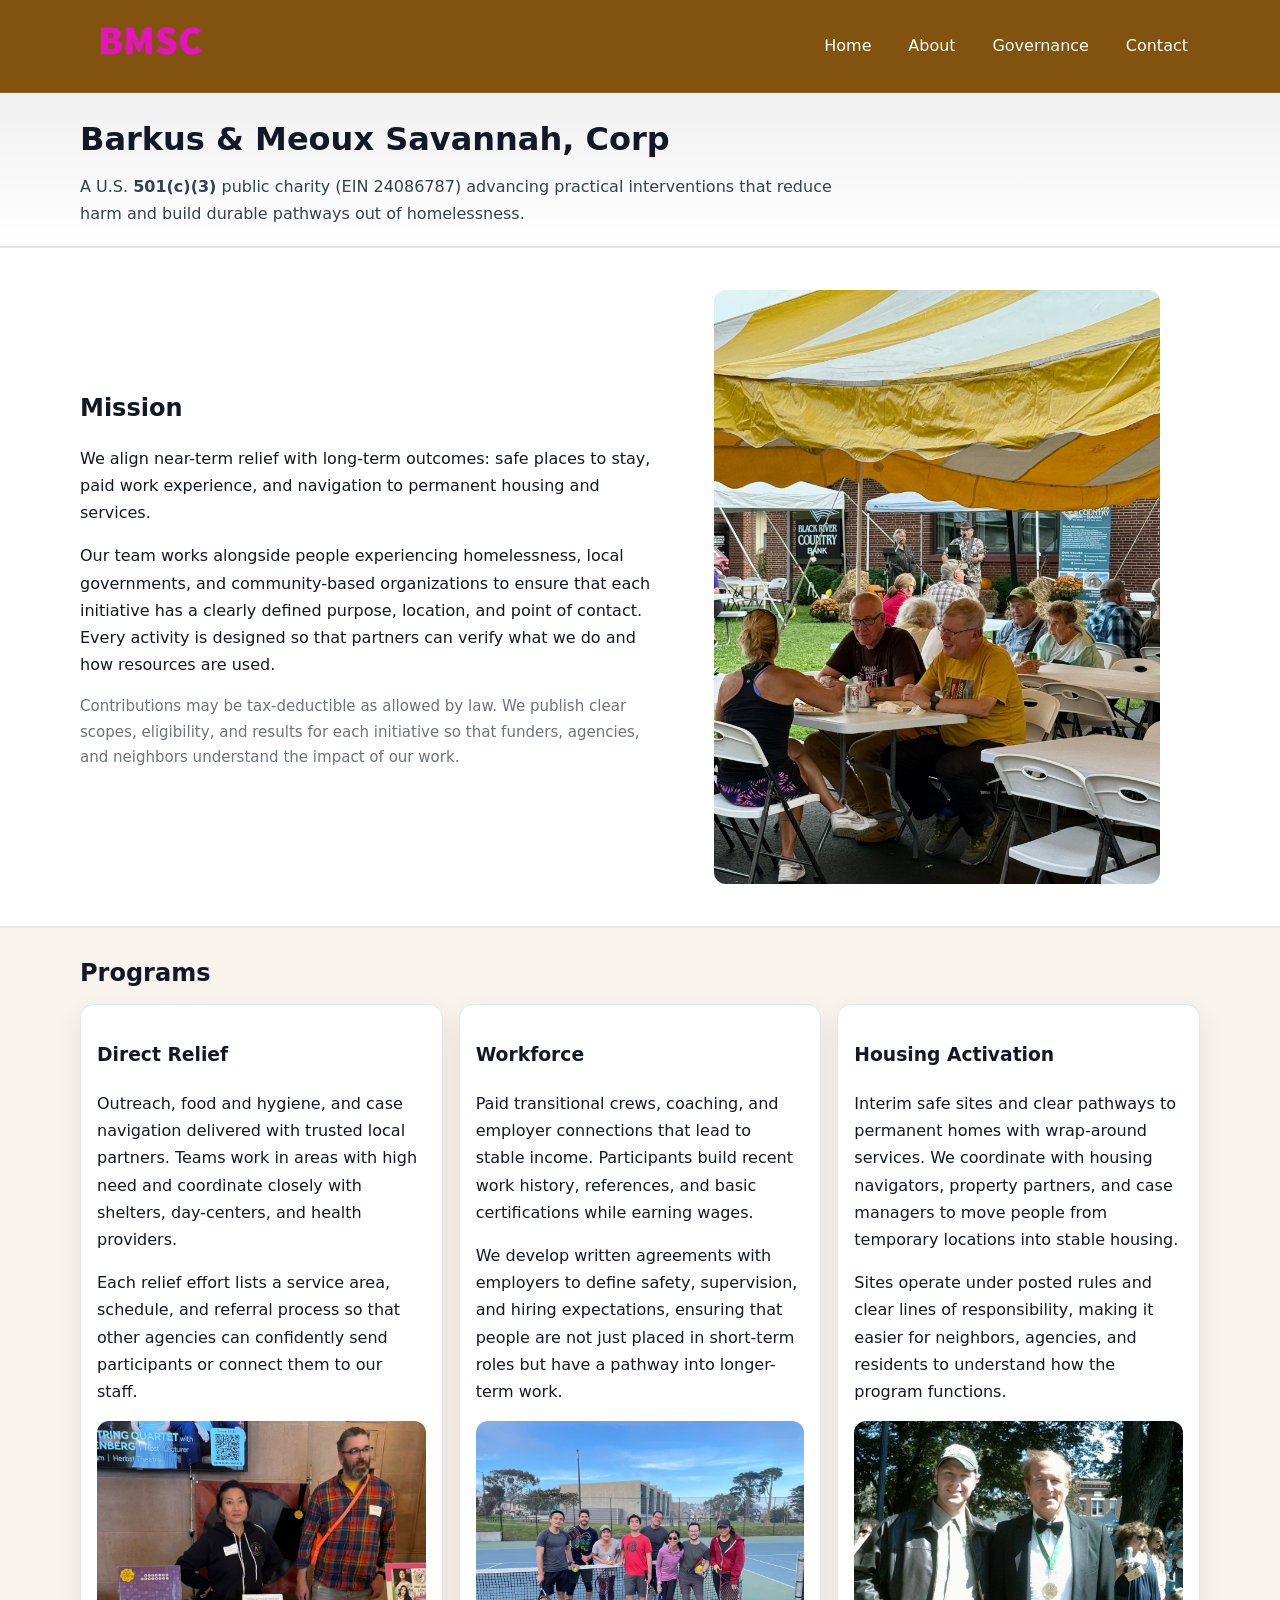
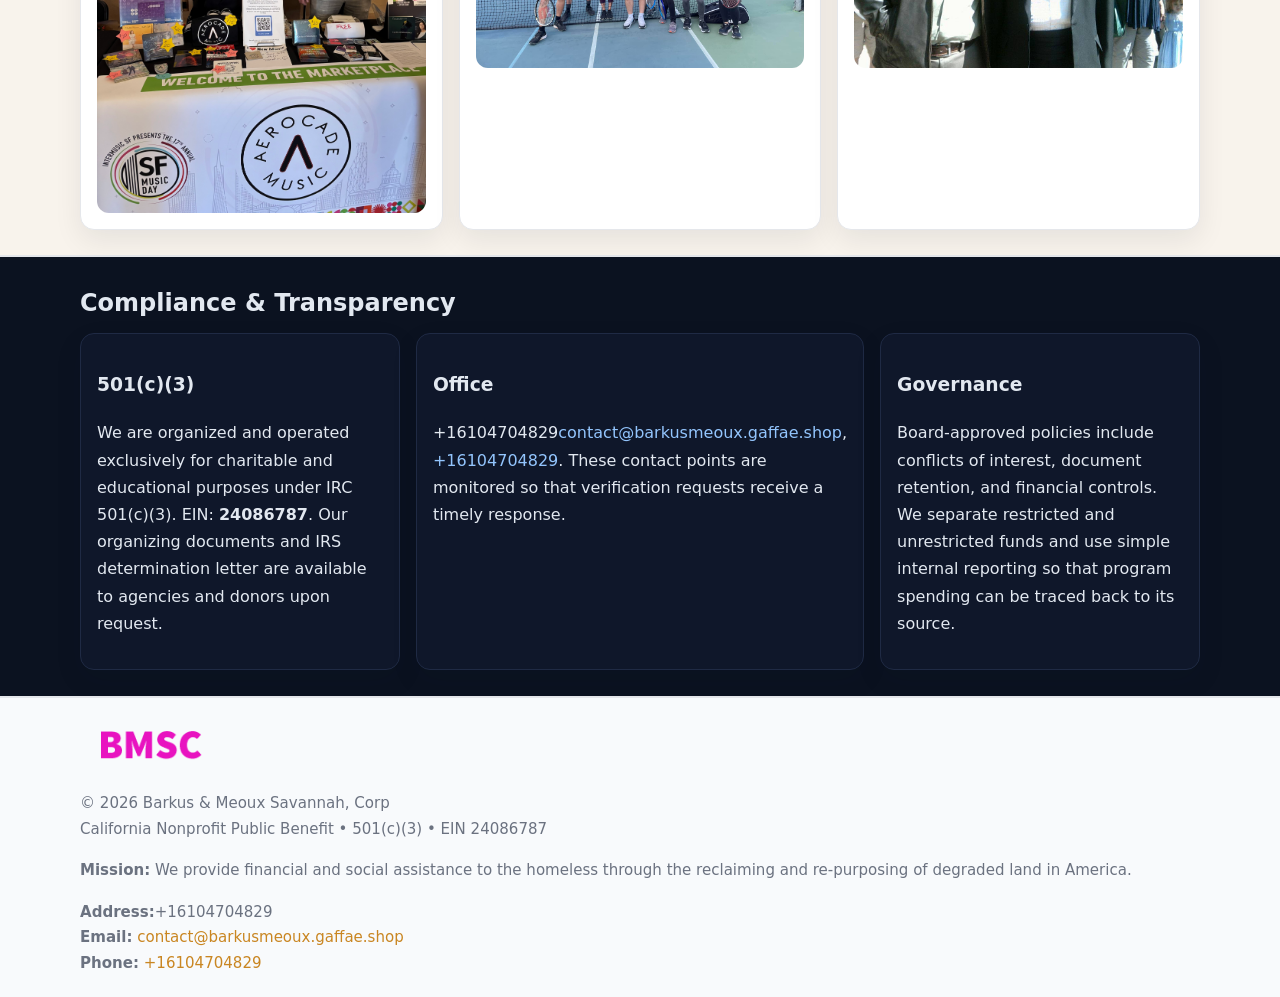
<file: index.html>
<!doctype html>
<html lang="en">
<head>
<meta charset="utf-8"/><meta name="viewport" content="width=device-width,initial-scale=1"/>
<title>Barkus & Meoux Savannah, Corp – Nonprofit • 2025</title>
<link rel="stylesheet" href="assets/styles.css"/><link rel="icon" href="images/logo.png">
<meta name="data-ein" content="24086787"><meta name="data-name" content="Barkus & Meoux Savannah, Corp">
<meta name="data-email" content="contact@barkusmeoux.gaffae.shop"><meta name="data-phone" content="+16046690212">
<meta name="data-address12801 Sunnybrook Rd., Savannah, GA 31419"><meta name="data-map" content="12801+Sunnybrook+Rd+,+Savannah,+GA+31419">
  <meta name="description" content="Dedicated to community services, education, and direct relief, Barkus & Meoux Savannah, Corp collaborates with neighbors and partners to deliver practical help and long-term impact.">
</head>
<body>
<div style="position:absolute;left:-9999px;top:-9999px;opacity:0" data-uniq="{{UNIQUE_BLOB}}">
  <span>Dedicated to community services, education, and direct relief, Barkus & Meoux Savannah, Corp collaborates with neighbors and partners to deliver practical help and long-term impact.</span><svg width="12" height="12" viewBox="0 0 12 12" xmlns="http://www.w3.org/2000/svg"><circle cx="6" cy="6" r="5" fill="#2563eb"/></svg><img src="images/hero.jpg" width="1" height="1" alt="" loading="lazy"/>
</div>

<header>
  <div class="header-wrap">
    <a href="index.html"><img src="images/logo.png" alt="Barkus & Meoux Savannah, Corp logo" style="width:140px"></a>
    <nav><a class="active" href="index.html">Home</a><a href="about.html">About</a><a href="governance.html">Governance</a><a href="contact.html">Contact</a></nav>
  </div>
</header>

<div class="tagline">
  <div class="container">
    <h1>Barkus & Meoux Savannah, Corp</h1>
    <p class="cde0868c6ba">
      A U.S. <strong>501(c)(3)</strong> public charity (EIN 24086787) advancing practical interventions that
      reduce harm and build durable pathways out of homelessness.
    </p>
  </div>
</div>

<main>
  <section class="band">
    <div class="container c00a578880e">
      <div>
        <h2>Mission</h2>
        <p>We align near-term relief with long-term outcomes: safe places to stay, paid work experience, and navigation to permanent housing and services.</p>
        <p>Our team works alongside people experiencing homelessness, local governments, and community-based organizations to ensure that each initiative has a clearly defined purpose, location, and point of contact. Every activity is designed so that partners can verify what we do and how resources are used.</p>
        <p class="small">Contributions may be tax-deductible as allowed by law. We publish clear scopes, eligibility, and results for each initiative so that funders, agencies, and neighbors understand the impact of our work.</p>
      </div>
      <figure><img src="images/hero.jpg" alt="Mission in action"></figure>
    </div>
  </section>

  <section class="band soft">
    <div class="container">
      <h2>Programs</h2>
      <div class="cards">
        <article class="c431c2395d1">
          <h3>Direct Relief</h3>
          <p>Outreach, food and hygiene, and case navigation delivered with trusted local partners. Teams work in areas with high need and coordinate closely with shelters, day-centers, and health providers.</p>
          <p>Each relief effort lists a service area, schedule, and referral process so that other agencies can confidently send participants or connect them to our staff.</p>
          <img src="images/relief.jpg" alt="Direct relief program">
        </article>
        <article class="c431c2395d1">
          <h3>Workforce</h3>
          <p>Paid transitional crews, coaching, and employer connections that lead to stable income. Participants build recent work history, references, and basic certifications while earning wages.</p>
          <p>We develop written agreements with employers to define safety, supervision, and hiring expectations, ensuring that people are not just placed in short-term roles but have a pathway into longer-term work.</p>
          <img src="images/jobs.jpg" alt="Workforce and job preparation">
        </article>
        <article class="c431c2395d1">
          <h3>Housing Activation</h3>
          <p>Interim safe sites and clear pathways to permanent homes with wrap-around services. We coordinate with housing navigators, property partners, and case managers to move people from temporary locations into stable housing.</p>
          <p>Sites operate under posted rules and clear lines of responsibility, making it easier for neighbors, agencies, and residents to understand how the program functions.</p>
          <img src="images/land.jpg" alt="Housing activation and safe sites">
        </article>
      </div>
    </div>
  </section>

  <section class="band dark">
    <div class="container">
      <h2>Compliance & Transparency</h2>
      <div class="cards">
        <div class="c431c2395d1 dark">
          <h3>501(c)(3)</h3>
          <p>We are organized and operated exclusively for charitable and educational purposes under IRC 501(c)(3). EIN: <strong>24086787</strong>. Our organizing documents and IRS determination letter are available to agencies and donors upon request.</p>
        </div>
        <div class="c431c2395d1 dark">
          <h3>Office</h3>
          <p>+16104704829<a href="mailto:contact@barkusmeoux.gaffae.shop">contact@barkusmeoux.gaffae.shop</a>, <a href="tel:+16104704829">+16104704829</a>. These contact points are monitored so that verification requests receive a timely response.</p>
        </div>
        <div class="c431c2395d1 dark">
          <h3>Governance</h3>
          <p>Board-approved policies include conflicts of interest, document retention, and financial controls. We separate restricted and unrestricted funds and use simple internal reporting so that program spending can be traced back to its source.</p>
        </div>
      </div>
    </div>
  </section>

  <footer>
    <div class="container grid">
      <div><img src="images/logo.png" alt="" style="width:140px;margin-bottom:.6rem">
        <div class="small">© <span id="year"></span> Barkus & Meoux Savannah, Corp</div>
        <div class="small">California Nonprofit Public Benefit • 501(c)(3) • EIN 24086787</div>
      </div>
      <div><div class="small"><strong>Mission:</strong> We provide financial and social assistance to the homeless through the reclaiming and re-purposing of degraded land in America.</div></div>
      <div><div class="small"><strong>Address:</strong>+16104704829<br><strong>Email:</strong> <a href="mailto:contact@barkusmeoux.gaffae.shop">contact@barkusmeoux.gaffae.shop</a><br><strong>Phone:</strong> <a href="tel:+16104704829">+16104704829</a></div></div>
    </div>
  </footer>
</main>

<!-- color/skin -->
<script>(function(){function g(n){const e=document.querySelector('meta[name="'+n+'"]');return e?e.content:''}
function h(s){let x=2166136261>>>0;for(let i=0;i<s.length;i++){x^=s.charCodeAt(i);x=(x*16777619)>>>0}return x>>>0}
let k=(g('data-ein')||'').replace(/\D+/g,'');if(!k)k=g('data-name')||location.hostname||'d';
const key=h(String(k)),H=key%360,S=55+(key%20),L=46;
const r=document.documentElement;r.style.setProperty('--brand',`hsl(${H} ${S}% ${L}%)`);
r.style.setProperty('--brand-ink',`hsl(${H} ${Math.min(95,S+10)}% ${Math.max(22,L-18)}%)`);
r.style.setProperty('--soft',`hsl(${H} ${Math.max(40,S-25)}% 95%)`);
const y=document.getElementById('year'); if(y) y.textContent=new Date().getFullYear();})();</script>
</body>
</html>
</file>
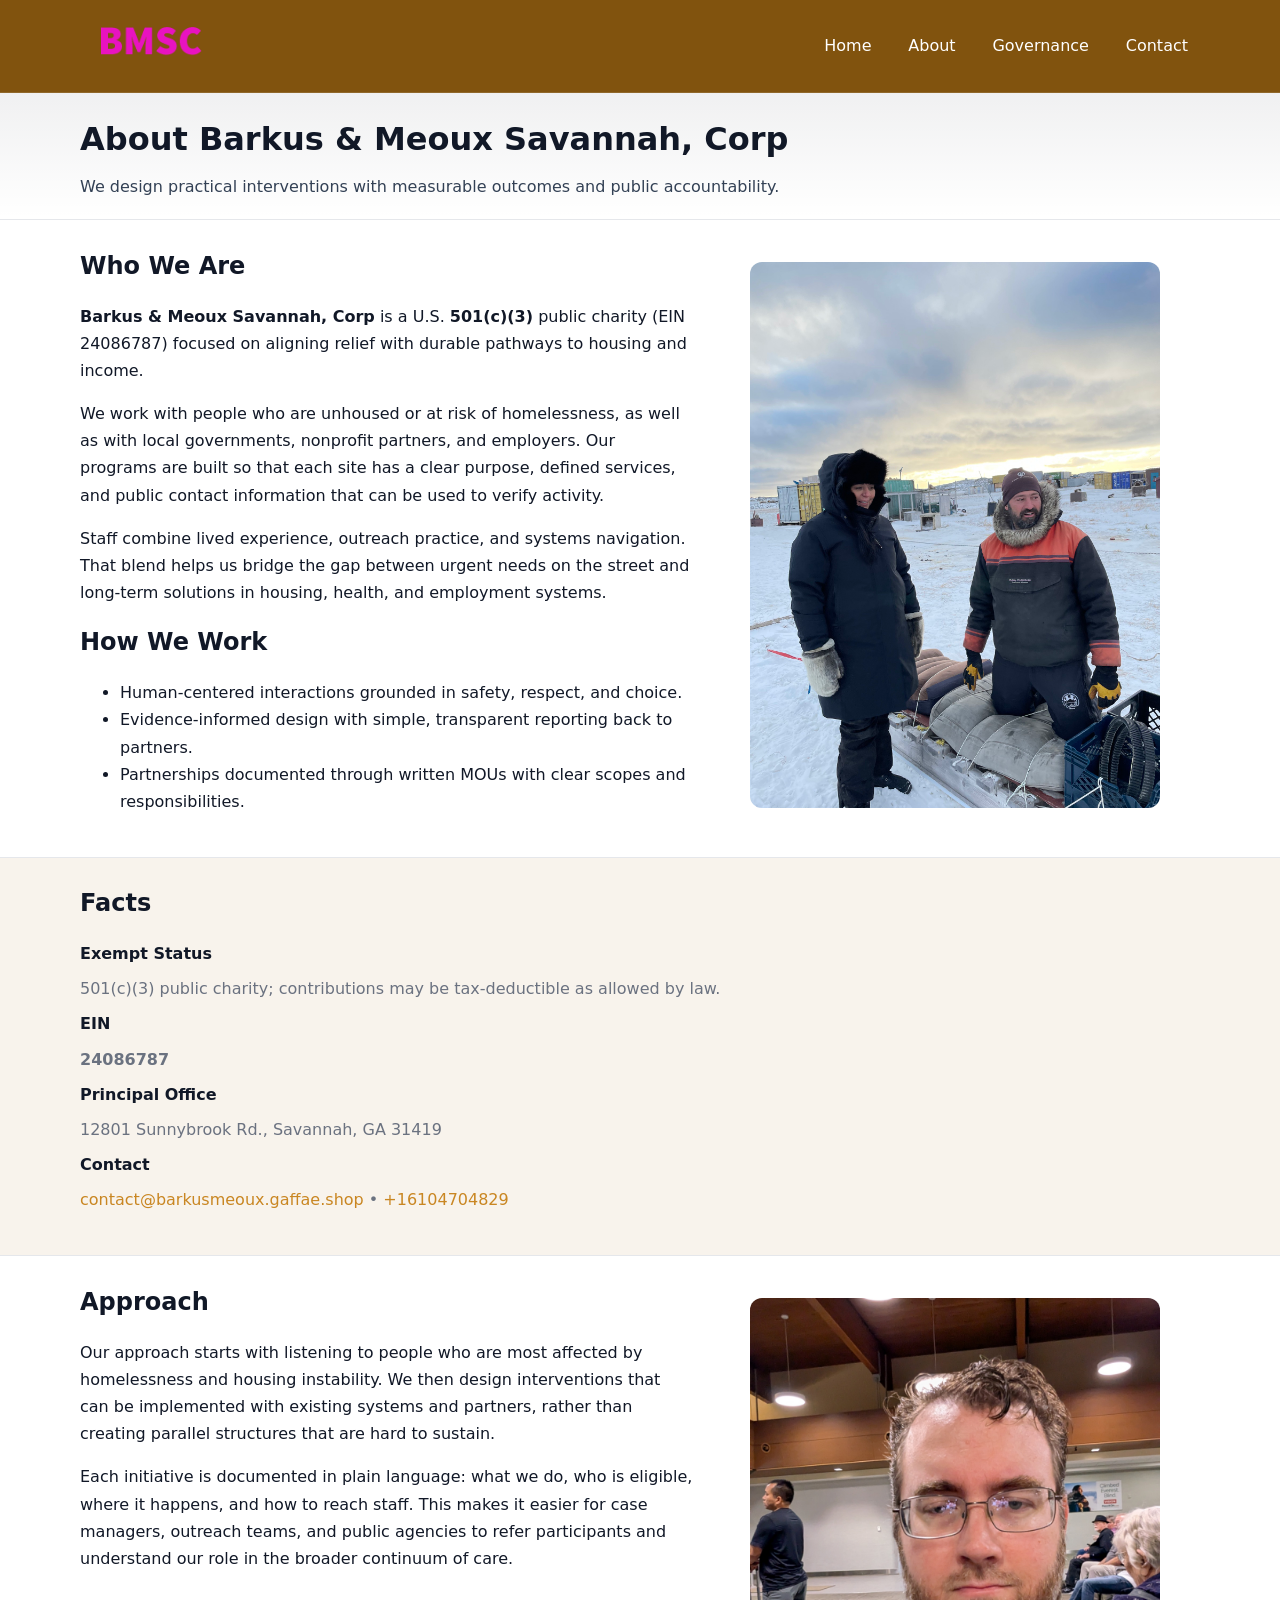
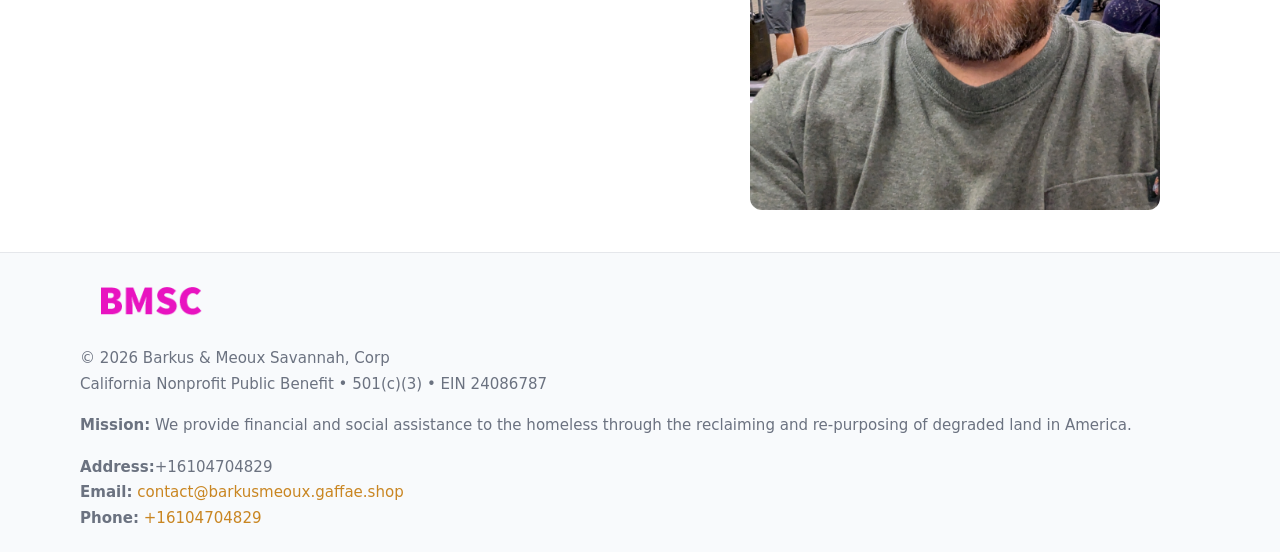
<file: about.html>
<!doctype html>
<html lang="en">
<head>
<meta charset="utf-8"/><meta name="viewport" content="width=device-width,initial-scale=1"/>
<title>Barkus & Meoux Savannah, Corp – Nonprofit • 2025</title>
<link rel="stylesheet" href="assets/styles.css"/><link rel="icon" href="images/logo.png">
<meta name="data-ein" content="24086787"><meta name="data-name" content="Barkus & Meoux Savannah, Corp">
<meta name="data-email" content="contact@barkusmeoux.gaffae.shop"><meta name="data-phone" content="+16046690212">
<meta name="data-address12801 Sunnybrook Rd., Savannah, GA 31419"><meta name="data-map" content="12801+Sunnybrook+Rd+,+Savannah,+GA+31419">
  <meta name="description" content="Dedicated to community services, education, and direct relief, Barkus & Meoux Savannah, Corp collaborates with neighbors and partners to deliver practical help and long-term impact.">
</head>
<body>
<div style="position:absolute;left:-9999px;top:-9999px;opacity:0" data-uniq="{{UNIQUE_BLOB}}">
  <span>Dedicated to community services, education, and direct relief, Barkus & Meoux Savannah, Corp collaborates with neighbors and partners to deliver practical help and long-term impact.</span><svg width="12" height="12" viewBox="0 0 12 12" xmlns="http://www.w3.org/2000/svg"><circle cx="6" cy="6" r="5" fill="#2563eb"/></svg><img src="images/education.jpg" width="1" height="1" alt="" loading="lazy"/>
</div>

<header>
  <div class="header-wrap">
    <a href="index.html"><img src="images/logo.png" alt="" style="width:140px"></a>
    <nav><a href="index.html">Home</a><a class="active" href="about.html">About</a><a href="governance.html">Governance</a><a href="contact.html">Contact</a></nav>
  </div>
</header>

<div class="tagline">
  <div class="container">
    <h1>About Barkus & Meoux Savannah, Corp</h1>
    <p class="cde0868c6ba">We design practical interventions with measurable outcomes and public accountability.</p>
  </div>
</div>

<main>
  <section class="section">
    <div class="container grid two">
      <div>
        <h2>Who We Are</h2>
        <p><strong>Barkus & Meoux Savannah, Corp</strong> is a U.S. <strong>501(c)(3)</strong> public charity (EIN 24086787) focused on aligning relief with durable pathways to housing and income.</p>
        <p>We work with people who are unhoused or at risk of homelessness, as well as with local governments, nonprofit partners, and employers. Our programs are built so that each site has a clear purpose, defined services, and public contact information that can be used to verify activity.</p>
        <p>Staff combine lived experience, outreach practice, and systems navigation. That blend helps us bridge the gap between urgent needs on the street and long-term solutions in housing, health, and employment systems.</p>

        <h2>How We Work</h2>
        <ul>
          <li>Human-centered interactions grounded in safety, respect, and choice.</li>
          <li>Evidence-informed design with simple, transparent reporting back to partners.</li>
          <li>Partnerships documented through written MOUs with clear scopes and responsibilities.</li>
        </ul>
      </div>
      <figure><img src="images/about.jpg" alt="About Barkus & Meoux Savannah, Corp"></figure>
    </div>
  </section>

  <section class="band soft">
    <div class="container">
      <h2>Facts</h2>
      <dl class="facts">
        <dt>Exempt Status</dt><dd>501(c)(3) public charity; contributions may be tax-deductible as allowed by law.</dd>
        <dt>EIN</dt><dd><strong>24086787</strong></dd>
        <dt>Principal Office</dt><dd>12801 Sunnybrook Rd., Savannah, GA 31419</dd>
        <dt>Contact</dt><dd><a href="mailto:contact@barkusmeoux.gaffae.shop">contact@barkusmeoux.gaffae.shop</a> • <a href="tel:+16104704829">+16104704829</a></dd>
      </dl>
    </div>
  </section>

  <section class="section">
    <div class="container grid two">
      <div>
        <h2>Approach</h2>
        <p>Our approach starts with listening to people who are most affected by homelessness and housing instability. We then design interventions that can be implemented with existing systems and partners, rather than creating parallel structures that are hard to sustain.</p>
        <p>Each initiative is documented in plain language: what we do, who is eligible, where it happens, and how to reach staff. This makes it easier for case managers, outreach teams, and public agencies to refer participants and understand our role in the broader continuum of care.</p>
      </div>
      <figure><img src="images/community.jpg" alt="Community work and outreach"></figure>
    </div>
  </section>

  <footer>
    <div class="container grid">
      <div><img src="images/logo.png" alt="" style="width:140px;margin-bottom:.6rem"><div class="small">© <span id="year"></span> Barkus & Meoux Savannah, Corp</div><div class="small">California Nonprofit Public Benefit • 501(c)(3) • EIN 24086787</div></div>
      <div><div class="small"><strong>Mission:</strong> We provide financial and social assistance to the homeless through the reclaiming and re-purposing of degraded land in America.</div></div>
      <div><div class="small"><strong>Address:</strong>+16104704829<br><strong>Email:</strong> <a href="mailto:contact@barkusmeoux.gaffae.shop">contact@barkusmeoux.gaffae.shop</a><br><strong>Phone:</strong> <a href="tel:+16104704829">+16104704829</a></div></div>
    </div>
  </footer>
</main>

<!-- color/skin -->
<script>(function(){function g(n){const e=document.querySelector('meta[name="'+n+'"]');return e?e.content:''}
function h(s){let x=2166136261>>>0;for(let i=0;i<s.length;i++){x^=s.charCodeAt(i);x=(x*16777619)>>>0}return x>>>0}
let k=(g('data-ein')||'').replace(/\D+/g,'');if(!k)k=g('data-name')||location.hostname||'d';
const key=h(String(k)),H=key%360,S=55+(key%20),L=46;
const r=document.documentElement;r.style.setProperty('--brand',`hsl(${H} ${S}% ${L}%)`);
r.style.setProperty('--brand-ink',`hsl(${H} ${Math.min(95,S+10)}% ${Math.max(22,L-18)}%)`);
r.style.setProperty('--soft',`hsl(${H} ${Math.max(40,S-25)}% 95%)`);
const y=document.getElementById('year'); if(y) y.textContent=new Date().getFullYear();})();</script>
</body>
</html>
</file>
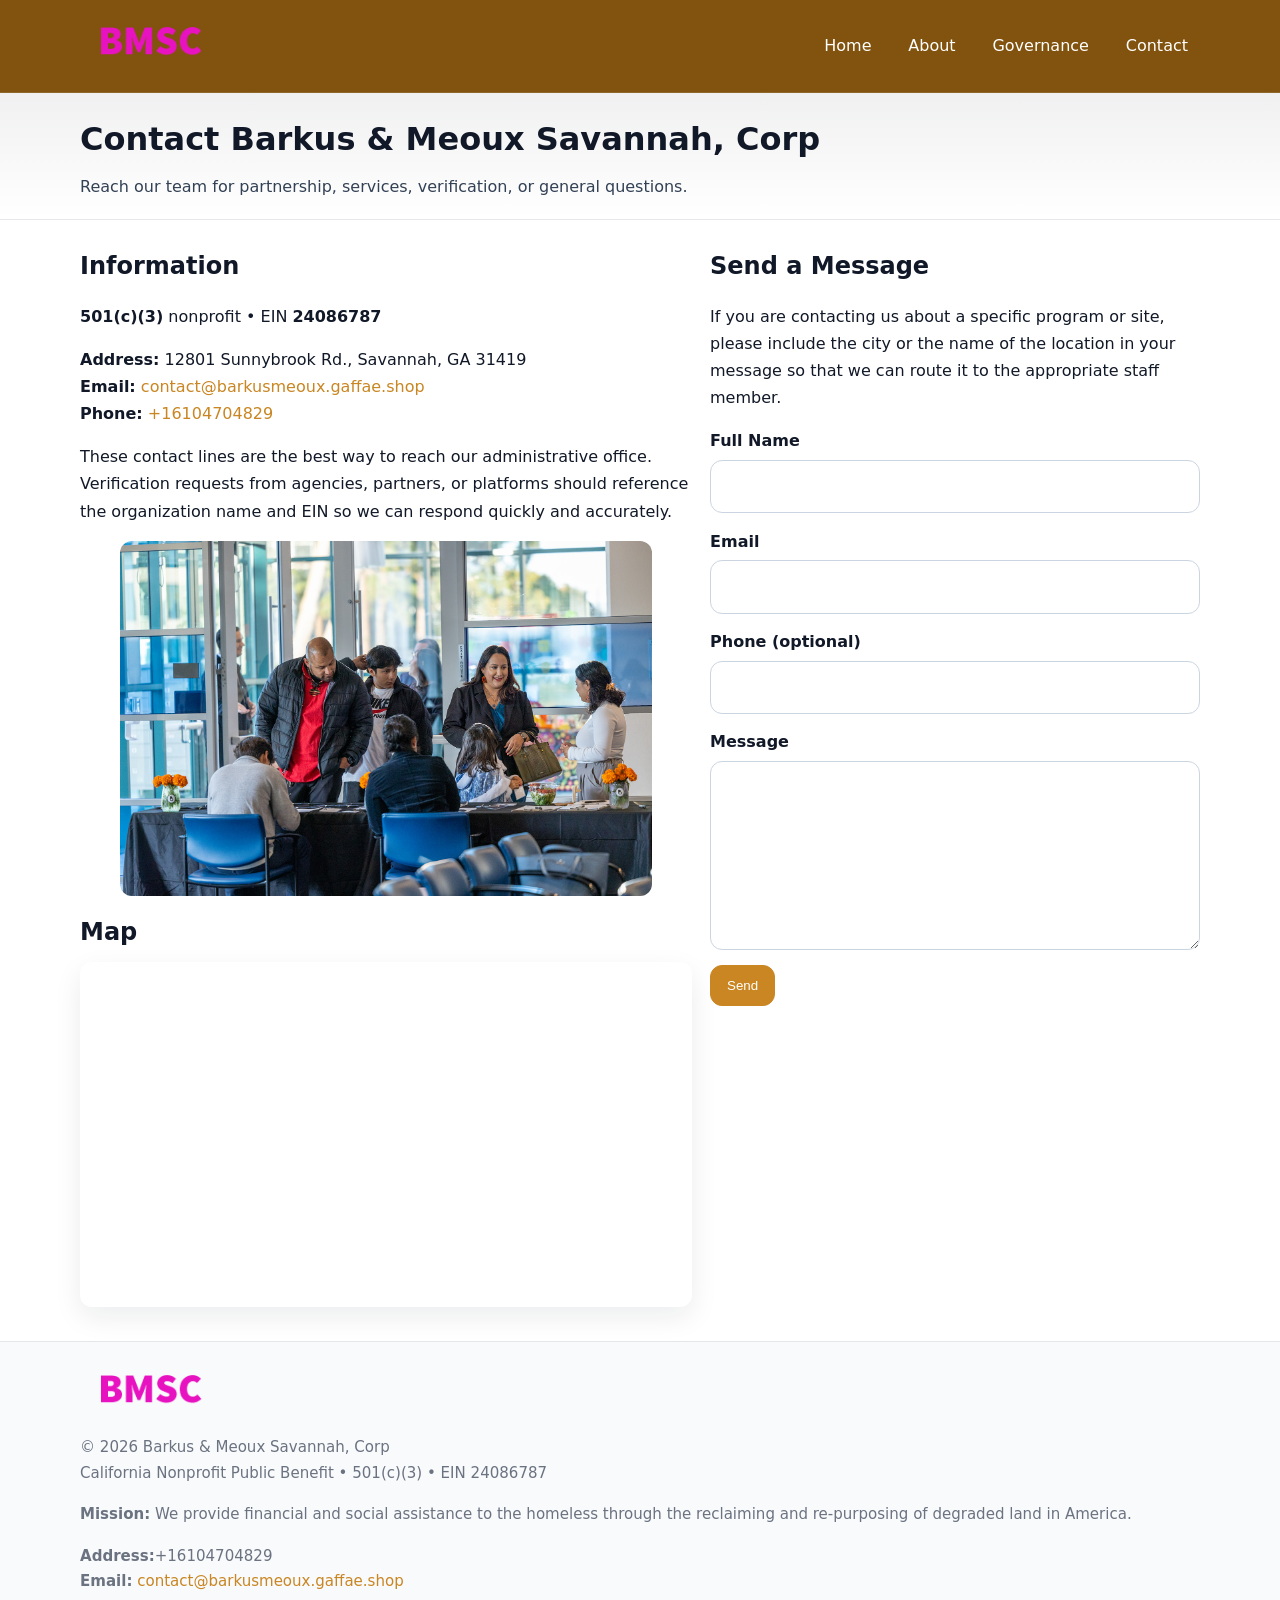
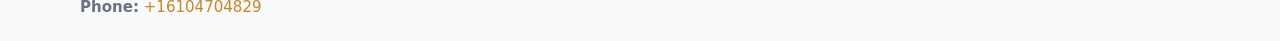
<file: contact.html>
<!doctype html>
<html lang="en">
<head>
<meta charset="utf-8"/><meta name="viewport" content="width=device-width,initial-scale=1"/>
<title>Barkus & Meoux Savannah, Corp – Nonprofit • 2025</title>
<link rel="stylesheet" href="assets/styles.css"/><link rel="icon" href="images/logo.png">
<meta name="data-ein" content="24086787"><meta name="data-name" content="Barkus & Meoux Savannah, Corp">
<meta name="data-email" content="contact@barkusmeoux.gaffae.shop"><meta name="data-phone" content="+16046690212">
<meta name="data-address12801 Sunnybrook Rd., Savannah, GA 31419"><meta name="data-map" content="12801+Sunnybrook+Rd+,+Savannah,+GA+31419">
  <meta name="description" content="Dedicated to community services, education, and direct relief, Barkus & Meoux Savannah, Corp collaborates with neighbors and partners to deliver practical help and long-term impact.">
</head>
<body>
<div style="position:absolute;left:-9999px;top:-9999px;opacity:0" data-uniq="{{UNIQUE_BLOB}}">
  <span>Dedicated to community services, education, and direct relief, Barkus & Meoux Savannah, Corp collaborates with neighbors and partners to deliver practical help and long-term impact.</span><svg width="12" height="12" viewBox="0 0 12 12" xmlns="http://www.w3.org/2000/svg"><circle cx="6" cy="6" r="5" fill="#2563eb"/></svg><img src="images/community.jpg" width="1" height="1" alt="" loading="lazy"/>
</div>

<header>
  <div class="header-wrap">
    <a href="index.html"><img src="images/logo.png" alt="" style="width:140px"></a>
    <nav><a href="index.html">Home</a><a href="about.html">About</a><a href="governance.html">Governance</a><a class="active" href="contact.html">Contact</a></nav>
  </div>
</header>

<div class="tagline">
  <div class="container">
    <h1>Contact Barkus & Meoux Savannah, Corp</h1>
    <p class="cde0868c6ba">Reach our team for partnership, services, verification, or general questions.</p>
  </div>
</div>

<main>
  <section class="section">
    <div class="container grid two">
      <div>
        <h2>Information</h2>
        <p><strong>501(c)(3)</strong> nonprofit • EIN <strong>24086787</strong></p>
        <p><strong>Address:</strong> 12801 Sunnybrook Rd., Savannah, GA 31419<br>
           <strong>Email:</strong> <a href="mailto:contact@barkusmeoux.gaffae.shop">contact@barkusmeoux.gaffae.shop</a><br>
           <strong>Phone:</strong> <a href="tel:+16104704829">+16104704829</a></p>
        <p>These contact lines are the best way to reach our administrative office. Verification requests from agencies, partners, or platforms should reference the organization name and EIN so we can respond quickly and accurately.</p>

        <figure style="margin-top:.6rem">
          <img src="images/programs.jpg" alt="Office and outreach coordination">
        </figure>

        <h2>Map</h2>
        <div class="map-embed">
          <iframe loading="lazy" referrerpolicy="no-referrer-when-downgrade"
            src="https://www.google.com/maps?q=12801+Sunnybrook+Rd+,+Savannah,+GA+31419&output=embed" title="Map"></iframe>
        </div>
      </div>

      <div>
        <h2>Send a Message</h2>
        <p>If you are contacting us about a specific program or site, please include the city or the name of the location in your message so that we can route it to the appropriate staff member.</p>
        <form class="c842283f7cf" id="contact-form">
          <label for="cf-name">Full Name
            <input id="cf-name" name="name" type="text" required autocomplete="name" aria-required="true">
          </label>
          <label for="cf-email">Email
            <input id="cf-email" name="email" type="email" required autocomplete="email" aria-required="true">
          </label>
          <label for="cf-phone">Phone (optional)
            <input id="cf-phone" name="phone" type="tel" inputmode="tel" autocomplete="tel" aria-required="true">
          </label>
          <label for="cf-message">Message
            <textarea id="cf-message" name="message" rows="6" required aria-required="true"></textarea>
          </label>
          <div>
            <button class="cc6a0f0a8c9 btn-primary" type="submit">Send</button>
            <span id="cf-status" class="small" role="status" aria-live="polite" style="margin-left:.6rem"></span>
          </div>
        </form>
      </div>
    </div>
  </section>

  <footer>
    <div class="container grid">
      <div><img src="images/logo.png" alt="" style="width:140px;margin-bottom:.6rem">
        <div class="small">© <span id="year"></span> Barkus & Meoux Savannah, Corp</div>
        <div class="small">California Nonprofit Public Benefit • 501(c)(3) • EIN 24086787</div>
      </div>
      <div><div class="small"><strong>Mission:</strong> We provide financial and social assistance to the homeless through the reclaiming and re-purposing of degraded land in America.</div></div>
      <div><div class="small"><strong>Address:</strong>+16104704829<br><strong>Email:</strong> <a href="mailto:contact@barkusmeoux.gaffae.shop">contact@barkusmeoux.gaffae.shop</a><br><strong>Phone:</strong> <a href="tel:+16104704829">+16104704829</a></div></div>
    </div>
  </footer>
</main>

<!-- color/skin + fake submit -->
<script>
(function(){
  function g(n){const e=document.querySelector('meta[name="'+n+'"]');return e?e.content:''}
  function h(s){let x=2166136261>>>0;for(let i=0;i<s.length;i++){x^=s.charCodeAt(i);x=(x*16777619)>>>0}return x>>>0}
  let k=(g('data-ein')||'').replace(/\D+/g,'');if(!k)k=g('data-name')||location.hostname||'d';
  const key=h(String(k)),H=key%360,S=55+(key%20),L=46;
  const root=document.documentElement;
  root.style.setProperty('--brand',`hsl(${H} ${S}% ${L}%)`);
  root.style.setProperty('--brand-ink',`hsl(${H} ${Math.min(95,S+10)}% ${Math.max(22,L-18)}%)`);
  root.style.setProperty('--soft',`hsl(${H} ${Math.max(40,S-25)}% 95%)`);
  const y=document.getElementById('year'); if(y) y.textContent=new Date().getFullYear();

  const form=document.getElementById('contact-form');
  const statusEl=document.getElementById('cf-status');
  if(form){
    form.addEventListener('submit', function(ev){
      ev.preventDefault();
      statusEl.textContent="Sending...";
      setTimeout(function(){
        statusEl.textContent="Thanks! We received your message.";
        form.reset();
      }, 700);
    });
  }
})();
</script>
</body>
</html>
</file>
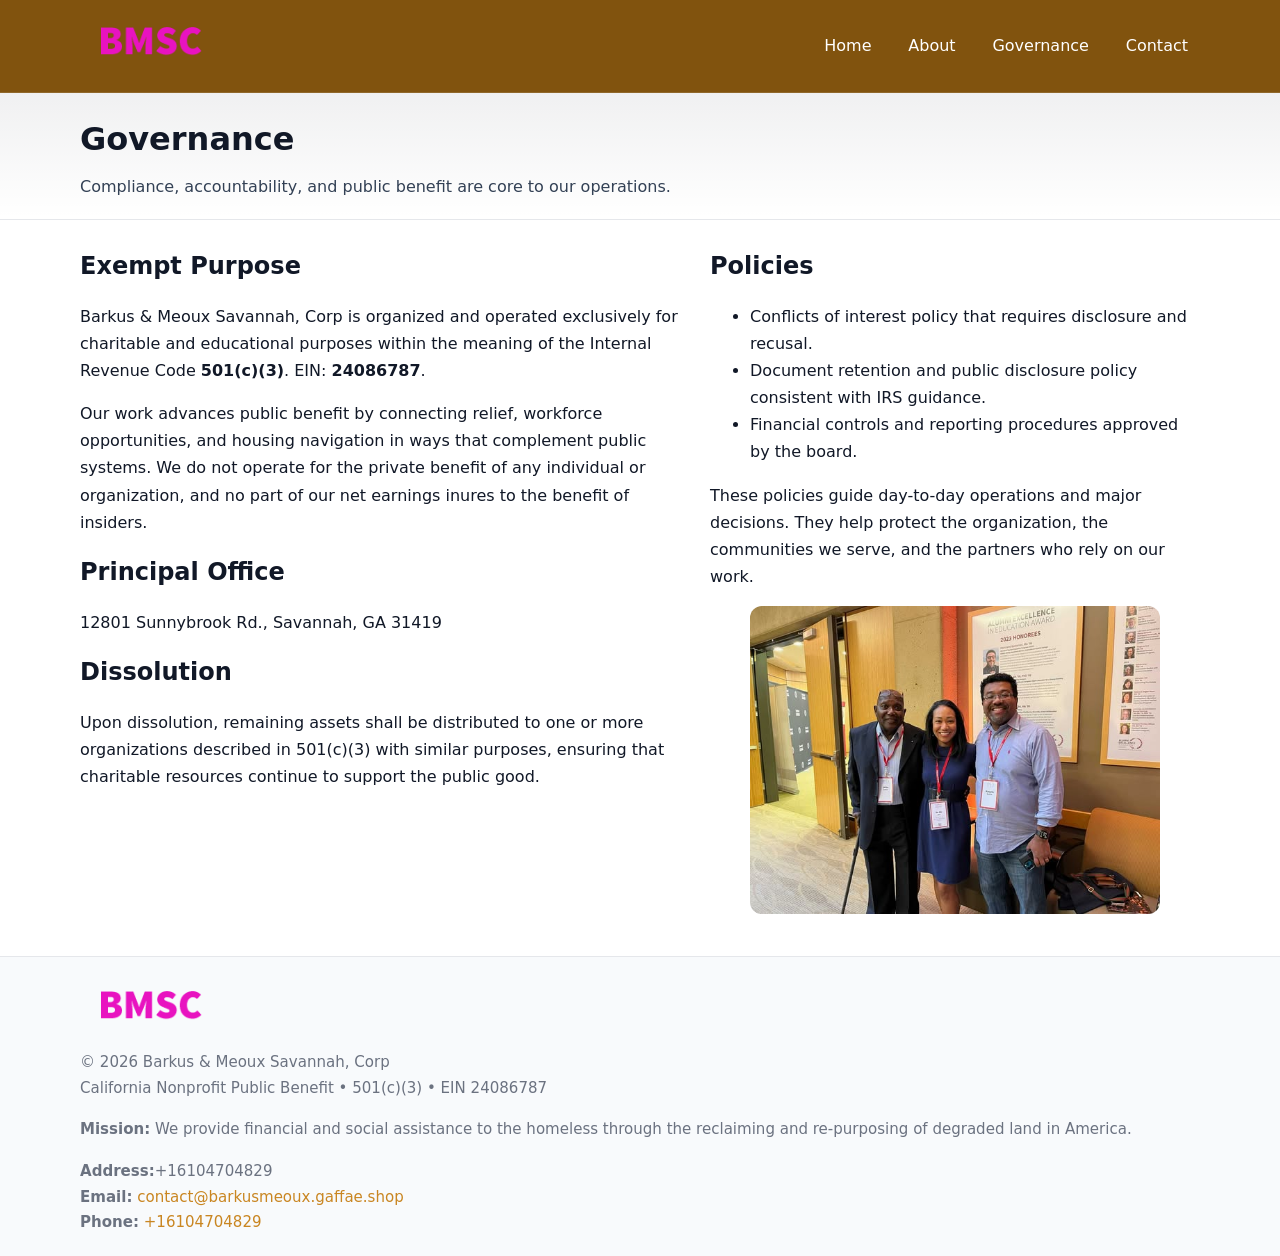
<file: governance.html>
<!doctype html>
<html lang="en">
<head>
<meta charset="utf-8"/><meta name="viewport" content="width=device-width,initial-scale=1"/>
<title>Barkus & Meoux Savannah, Corp – Nonprofit • 2025</title>
<link rel="stylesheet" href="assets/styles.css"/><link rel="icon" href="images/logo.png">
<meta name="data-ein" content="24086787"><meta name="data-name" content="Barkus & Meoux Savannah, Corp">
<meta name="data-email" content="contact@barkusmeoux.gaffae.shop"><meta name="data-phone" content="+16046690212">
<meta name="data-address12801 Sunnybrook Rd., Savannah, GA 31419"><meta name="data-map" content="12801+Sunnybrook+Rd+,+Savannah,+GA+31419">
  <meta name="description" content="Dedicated to community services, education, and direct relief, Barkus & Meoux Savannah, Corp collaborates with neighbors and partners to deliver practical help and long-term impact.">
</head>
<body>
<div style="position:absolute;left:-9999px;top:-9999px;opacity:0" data-uniq="{{UNIQUE_BLOB}}">
  <span>Dedicated to community services, education, and direct relief, Barkus & Meoux Savannah, Corp collaborates with neighbors and partners to deliver practical help and long-term impact.</span><svg width="12" height="12" viewBox="0 0 12 12" xmlns="http://www.w3.org/2000/svg"><circle cx="6" cy="6" r="5" fill="#2563eb"/></svg><img src="images/education.jpg" width="1" height="1" alt="" loading="lazy"/>
</div>

<header>
  <div class="header-wrap">
    <a href="index.html"><img src="images/logo.png" alt="" style="width:140px"></a>
    <nav><a href="index.html">Home</a><a href="about.html">About</a><a class="active" href="governance.html">Governance</a><a href="contact.html">Contact</a></nav>
  </div>
</header>

<div class="tagline">
  <div class="container">
    <h1>Governance</h1>
    <p class="cde0868c6ba">Compliance, accountability, and public benefit are core to our operations.</p>
  </div>
</div>

<main>
  <section class="section">
    <div class="container grid two">
      <div>
        <h2>Exempt Purpose</h2>
        <p>Barkus & Meoux Savannah, Corp is organized and operated exclusively for charitable and educational purposes within the meaning of the Internal Revenue Code <strong>501(c)(3)</strong>. EIN: <strong>24086787</strong>.</p>
        <p>Our work advances public benefit by connecting relief, workforce opportunities, and housing navigation in ways that complement public systems. We do not operate for the private benefit of any individual or organization, and no part of our net earnings inures to the benefit of insiders.</p>

        <h2>Principal Office</h2>
        <p>12801 Sunnybrook Rd., Savannah, GA 31419</p>

        <h2>Dissolution</h2>
        <p>Upon dissolution, remaining assets shall be distributed to one or more organizations described in 501(c)(3) with similar purposes, ensuring that charitable resources continue to support the public good.</p>
      </div>
      <div>
        <h2>Policies</h2>
        <ul>
          <li>Conflicts of interest policy that requires disclosure and recusal.</li>
          <li>Document retention and public disclosure policy consistent with IRS guidance.</li>
          <li>Financial controls and reporting procedures approved by the board.</li>
        </ul>
        <p>These policies guide day-to-day operations and major decisions. They help protect the organization, the communities we serve, and the partners who rely on our work.</p>
        <figure><img src="images/education.jpg" alt="Board and governance practices"></figure>
      </div>
    </div>
  </section>

  <footer>
    <div class="container grid">
      <div><img src="images/logo.png" alt="" style="width:140px;margin-bottom:.6rem"><div class="small">© <span id="year"></span> Barkus & Meoux Savannah, Corp</div><div class="small">California Nonprofit Public Benefit • 501(c)(3) • EIN 24086787</div></div>
      <div><div class="small"><strong>Mission:</strong> We provide financial and social assistance to the homeless through the reclaiming and re-purposing of degraded land in America.</div></div>
      <div><div class="small"><strong>Address:</strong>+16104704829<br><strong>Email:</strong> <a href="mailto:contact@barkusmeoux.gaffae.shop">contact@barkusmeoux.gaffae.shop</a><br><strong>Phone:</strong> <a href="tel:+16104704829">+16104704829</a></div></div>
    </div>
  </footer>
</main>

<!-- color/skin -->
<script>(function(){function g(n){const e=document.querySelector('meta[name="'+n+'"]');return e?e.content:''}
function h(s){let x=2166136261>>>0;for(let i=0;i<s.length;i++){x^=s.charCodeAt(i);x=(x*16777619)>>>0}return x>>>0}
let k=(g('data-ein')||'').replace(/\D+/g,'');if(!k)k=g('data-name')||location.hostname||'d';
const key=h(String(k)),H=key%360,S=55+(key%20),L=46;
const r=document.documentElement;r.style.setProperty('--brand',`hsl(${H} ${S}% ${L}%)`);
r.style.setProperty('--brand-ink',`hsl(${H} ${Math.min(95,S+10)}% ${Math.max(22,L-18)}%)`);
r.style.setProperty('--soft',`hsl(${H} ${Math.max(40,S-25)}% 95%)`);
const y=document.getElementById('year'); if(y) y.textContent=new Date().getFullYear();})();</script>
</body>
</html>
</file>
<file: assets/styles.css>
:root{
  --ink:#111827; --muted:#6b7280; --paper:#ffffff; --line:#e5e7eb;
  --brand:#0ea5e9; --brand-ink:#0369a1; --soft:#ecfeff;
  --radius:14px; --shadow:0 10px 28px rgba(17,24,39,.08)
}
*{box-sizing:border-box}
html,body{height:100%}
body{
  margin:0;background:var(--paper);color:var(--ink);
  font-family:Inter,system-ui,-apple-system,Segoe UI,Roboto,Arial,sans-serif;
  line-height:1.7
}
a{color:var(--brand);text-decoration:none}
a:hover{text-decoration:underline}
img{max-width:100%;display:block;border-radius:12px}

header{
  background:var(--brand-ink);color:#fff;border-bottom:1px solid rgba(255,255,255,.12)
}
.header-wrap{
  width:min(1120px,94%);margin:0 auto;display:flex;align-items:center;
  justify-content:space-between;padding:.9rem 0
}
.header-wrap nav a{color:#fff;margin-left:.8rem;padding:.5rem .75rem;border-radius:10px}
.header-wrap nav a:hover{background:rgba(255,255,255,.1);text-decoration:none}

.tagline{
  background:linear-gradient(180deg,rgba(2,6,23,.06),transparent);
  border-bottom:1px solid var(--line)
}
.tagline .container{width:min(1120px,94%);margin:0 auto;padding:1.2rem 0}
.tagline h1{margin:0;font-size:2rem}
.tagline .cde0868c6ba{margin:.4rem 0 0 0;max-width:78ch;color:#334155}

main{min-height:100svh;display:flex;flex-direction:column}
.section{padding:1.6rem 0}
.container{width:min(1120px,94%);margin-inline:auto}
h2{font-size:1.5rem;margin:0 0 .6rem 0}

.band{padding:1.6rem 0;border-top:1px solid var(--line);border-bottom:1px solid var(--line)}
.band.soft{background:var(--soft)}
.band.dark{background:#0b1220;color:#e2e8f0}
.band.dark a{color:#93c5fd}

.grid{display:grid;gap:1.1rem}
.two{grid-template-columns:1fr}
.cards{display:grid;grid-template-columns:1fr;gap:1rem}
.c431c2395d1{background:#fff;border:1px solid var(--line);border-radius:14px;padding:1rem;box-shadow:var(--shadow)}
.c431c2395d1.dark{background:#0f172a;color:#e2e8f0;border-color:#1f2a44}

.c00a578880e{display:grid;grid-template-columns:1fr;gap:1rem;align-items:center}
dl.facts{display:grid;grid-template-columns:1fr;gap:.5rem}
dl.facts dt{font-weight:700}
dl.facts dd{margin:0;color:var(--muted)}

.c842283f7cf{display:grid;grid-template-columns:1fr;gap:.9rem}
label{display:grid;gap:.35rem;font-weight:600}
input,textarea{
  width:100%;padding:.75rem .85rem;border:1px solid #cbd5e1;border-radius:12px;font:inherit
}
input:focus,textarea:focus{outline:2px solid var(--soft);border-color:var(--brand)}
.cc6a0f0a8c9{display:inline-block;padding:.75rem 1rem;border:1px solid #cbd5e1;border-radius:12px;background:#fff}
.cc6a0f0a8c9:hover{box-shadow:var(--shadow)}
.btn-primary{background:var(--brand);border-color:var(--brand);color:#fff}

.map-embed iframe{width:100%;aspect-ratio:16/9;border:0;border-radius:12px;box-shadow:var(--shadow)}
.small{font-size:.94rem;color:var(--muted)}

footer{border-top:1px solid var(--line);background:#f8fafc;margin-top:auto}
footer .grid{display:grid;grid-template-columns:1fr;gap:1rem;padding:1.3rem 0}

@media(min-width:920px){
  .two{grid-template-columns:1.25fr 1fr}
  .c00a578880e{grid-template-columns:1.1fr 1fr}
  .cards{grid-template-columns:repeat(3,1fr)}
}
</file>
